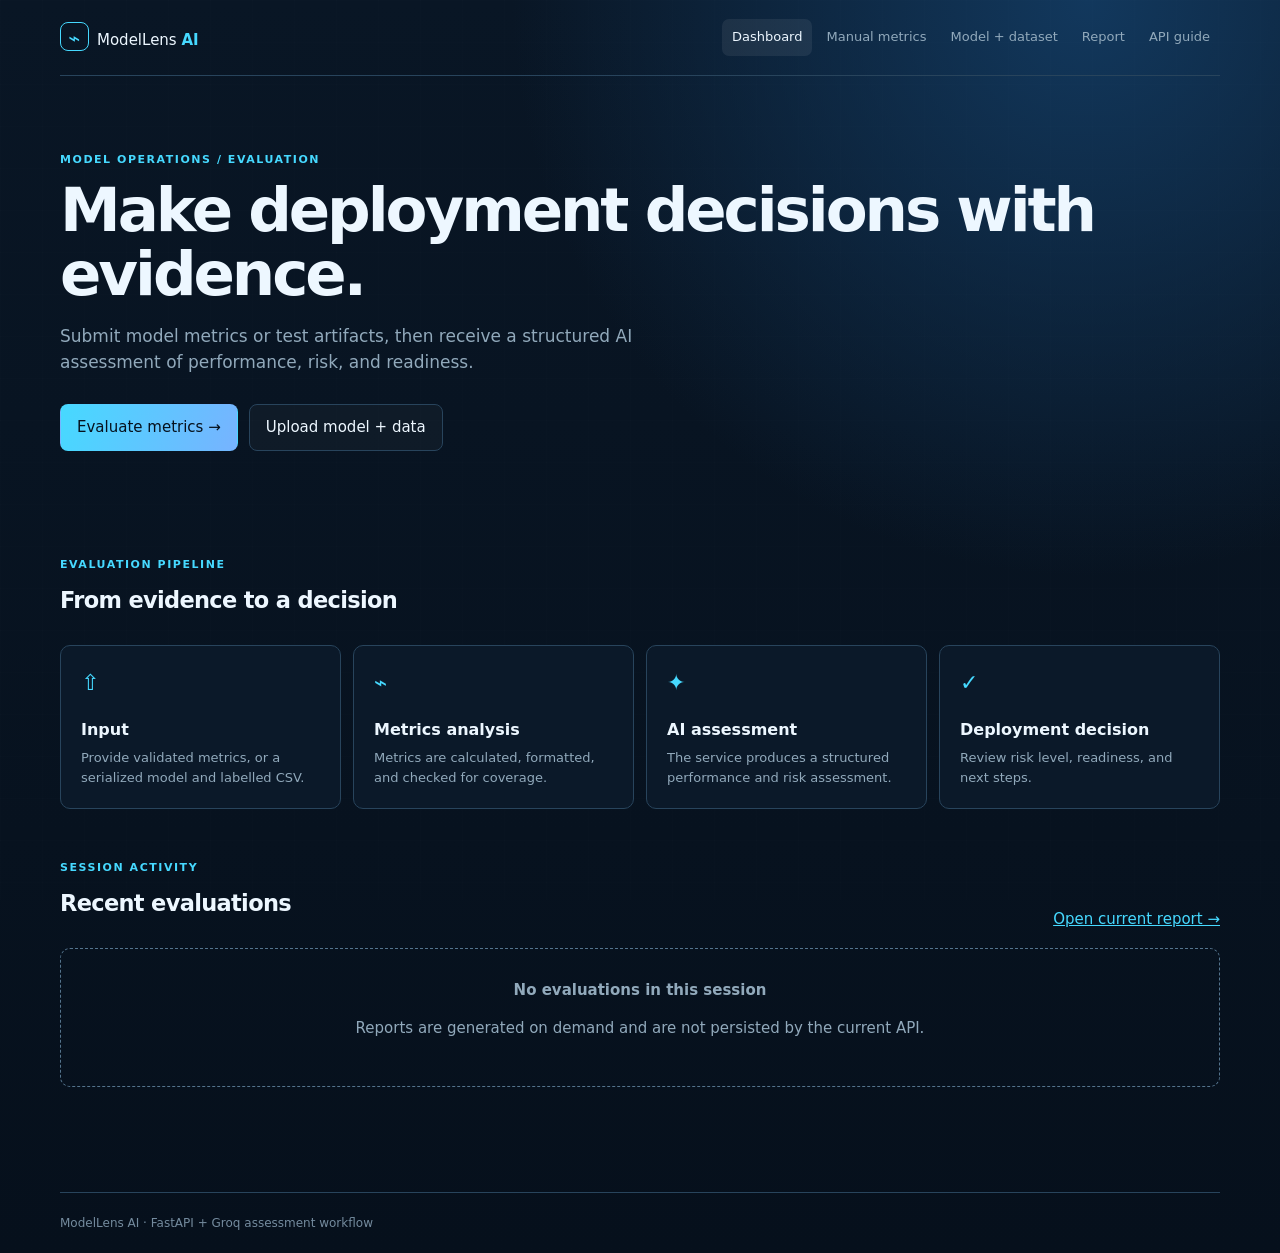
<file: frontend/index.html>
<!doctype html><html lang="en"><head><meta charset="utf-8"><meta name="viewport" content="width=device-width,initial-scale=1"><title>Model Evaluation Reporter</title><link rel="stylesheet" href="assets/styles.css"></head><body data-page="dashboard"><div class="shell"><header class="topbar"><a class="brand" href="index.html"><span class="mark">⌁</span>Model Evaluation <b>Reporter</b></a><nav class="nav"><a href="index.html">Dashboard</a><a href="metrics.html">Manual metrics</a><a href="upload.html">Model + dataset</a><a href="report.html">Report</a><a href="api-guide.html">API guide</a></nav></header><main><section class="hero"><div><p class="eyebrow">MODEL OPERATIONS / EVALUATION</p><h1>Make deployment decisions with evidence.</h1><p class="lede">Submit model metrics or test artifacts, then receive a structured AI assessment of performance, risk, and readiness.</p><div class="buttons"><a class="button primary" href="metrics.html">Evaluate metrics →</a><a class="button secondary" href="upload.html">Upload model + data</a></div></div><aside class="status" aria-live="polite"><p class="eyebrow">SERVICE STATUS</p><div class="status-line"><i id="health-dot" class="dot"></i><strong id="health-title">Checking API</strong></div><p id="health-detail" class="muted">Connecting to the evaluation service…</p><button id="refresh-health" class="text-button">Refresh status</button></aside></section><section class="section"><div class="heading"><div><p class="eyebrow">EVALUATION PIPELINE</p><h2>From evidence to a decision</h2></div></div><div class="workflow"><article><span>⇧</span><h3>Input</h3><p>Provide validated metrics, or a serialized model and labelled CSV.</p></article><article><span>⌁</span><h3>Metrics analysis</h3><p>Metrics are calculated, formatted, and checked for coverage.</p></article><article><span>✦</span><h3>AI assessment</h3><p>The service produces a structured performance and risk assessment.</p></article><article><span>✓</span><h3>Deployment decision</h3><p>Review risk level, readiness, and next steps.</p></article></div></section><section class="section"><div class="heading"><div><p class="eyebrow">SESSION ACTIVITY</p><h2>Recent evaluations</h2></div><a class="link" href="report.html">Open current report →</a></div><div id="recent"></div></section></main><footer>Model Evaluation Reporter · FastAPI + Groq assessment workflow</footer></div><script src="assets/app.js"></script></body></html>
</file>
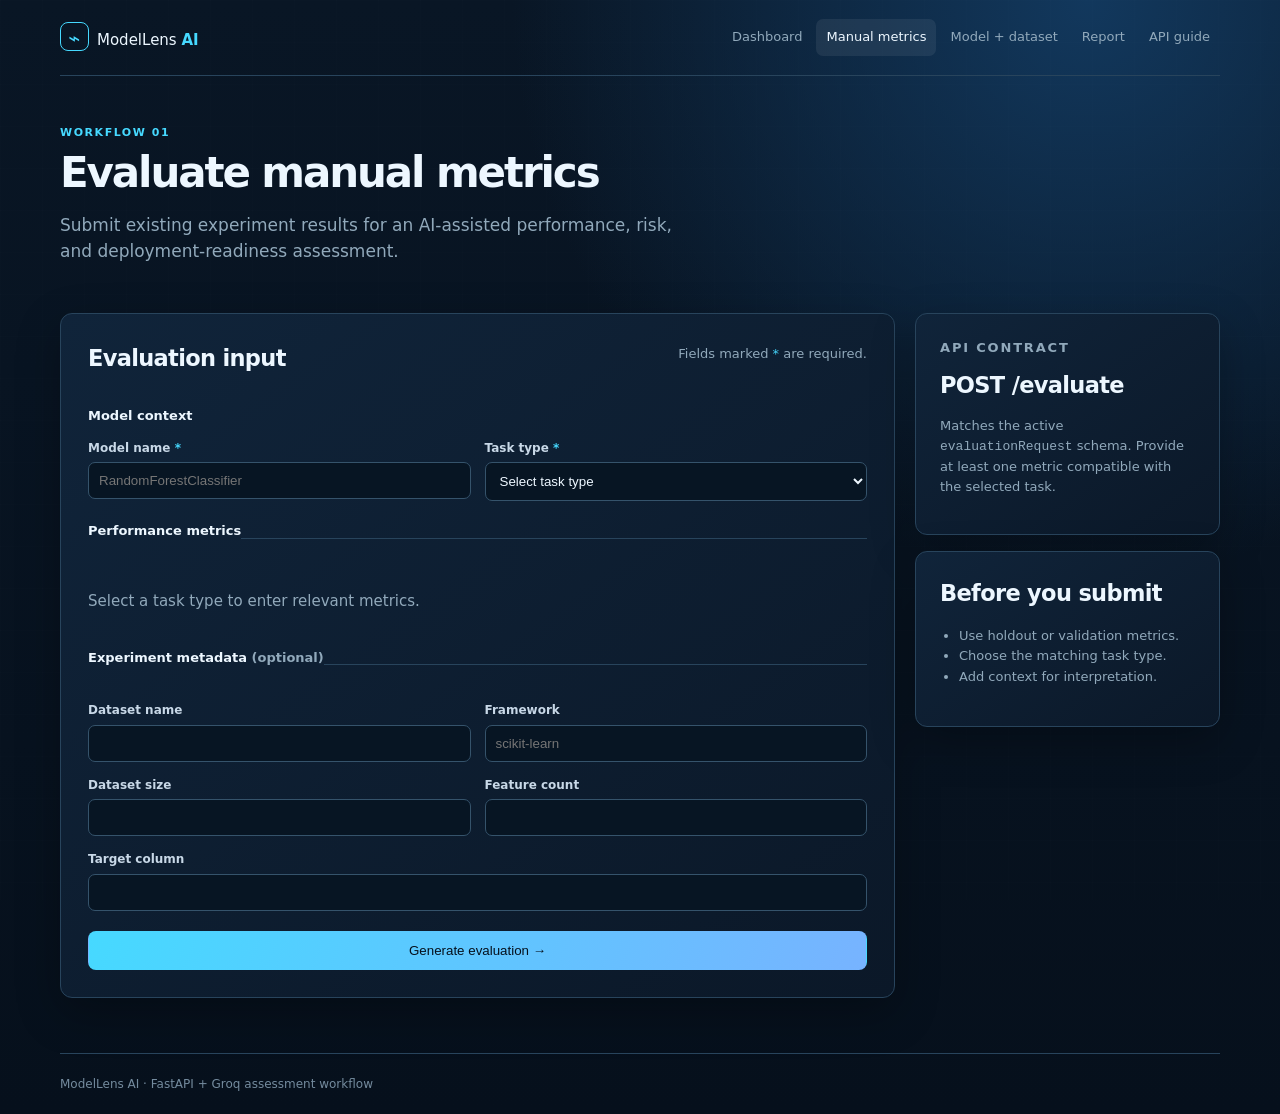
<file: frontend/metrics.html>
<!doctype html><html lang="en"><head><meta charset="utf-8"><meta name="viewport" content="width=device-width,initial-scale=1"><title>Manual Metrics · ModelLens AI</title><link rel="stylesheet" href="assets/styles.css"></head><body data-page="metrics"><div class="shell"><header class="topbar"><a class="brand" href="index.html"><span class="mark">⌁</span>ModelLens <b>AI</b></a><nav class="nav"><a href="index.html">Dashboard</a><a href="metrics.html">Manual metrics</a><a href="upload.html">Model + dataset</a><a href="report.html">Report</a><a href="api-guide.html">API guide</a></nav></header><main><section class="intro"><p class="eyebrow">WORKFLOW 01</p><h1>Evaluate manual metrics</h1><p>Submit existing experiment results for an AI-assisted performance, risk, and deployment-readiness assessment.</p></section><div class="layout"><form id="metrics-dynamic-form" class="panel form-panel" novalidate><div class="form-head"><h2>Evaluation input</h2><p>Fields marked <span class="required">*</span> are required.</p></div><div id="metrics-error" class="alert" hidden aria-live="polite"></div><fieldset><legend>Model context</legend><div class="grid"><label>Model name <span class="required">*</span><input name="model_name" required minlength="1" placeholder="RandomForestClassifier"></label><label>Task type <span class="required">*</span><select id="task-type" name="task_type" required><option value="" selected disabled>Select task type</option><option value="classification">Classification</option><option value="regression">Regression</option></select></label></div></fieldset><fieldset><legend>Performance metrics</legend><p id="metric-helper" class="muted">Select a task type to enter relevant metrics.</p><div id="metric-fields" class="grid metrics" hidden aria-live="polite"></div></fieldset><fieldset><legend>Experiment metadata <span class="muted">(optional)</span></legend><div class="grid"><label>Dataset name<input name="dataset_name"></label><label>Framework<input name="framework" placeholder="scikit-learn"></label><label>Dataset size<input name="dataset_size" type="number" min="1"></label><label>Feature count<input name="feature_count" type="number" min="1"></label><label class="full">Target column<input name="target_column"></label></div></fieldset><button class="button primary" id="metrics-submit" type="submit" style="width:100%">Generate evaluation →</button></form><aside class="side"><section class="panel"><p class="eyebrow">API CONTRACT</p><h2>POST /evaluate</h2><p>Matches the active <code>evaluationRequest</code> schema. Provide at least one metric compatible with the selected task.</p></section><section class="panel"><h2>Before you submit</h2><ul><li>Use holdout or validation metrics.</li><li>Choose the matching task type.</li><li>Add context for interpretation.</li></ul></section></aside></div></main><footer>ModelLens AI · FastAPI + Groq assessment workflow</footer></div><script src="assets/app.js"></script><script src="assets/metrics-behavior.js"></script></body></html>
</file>
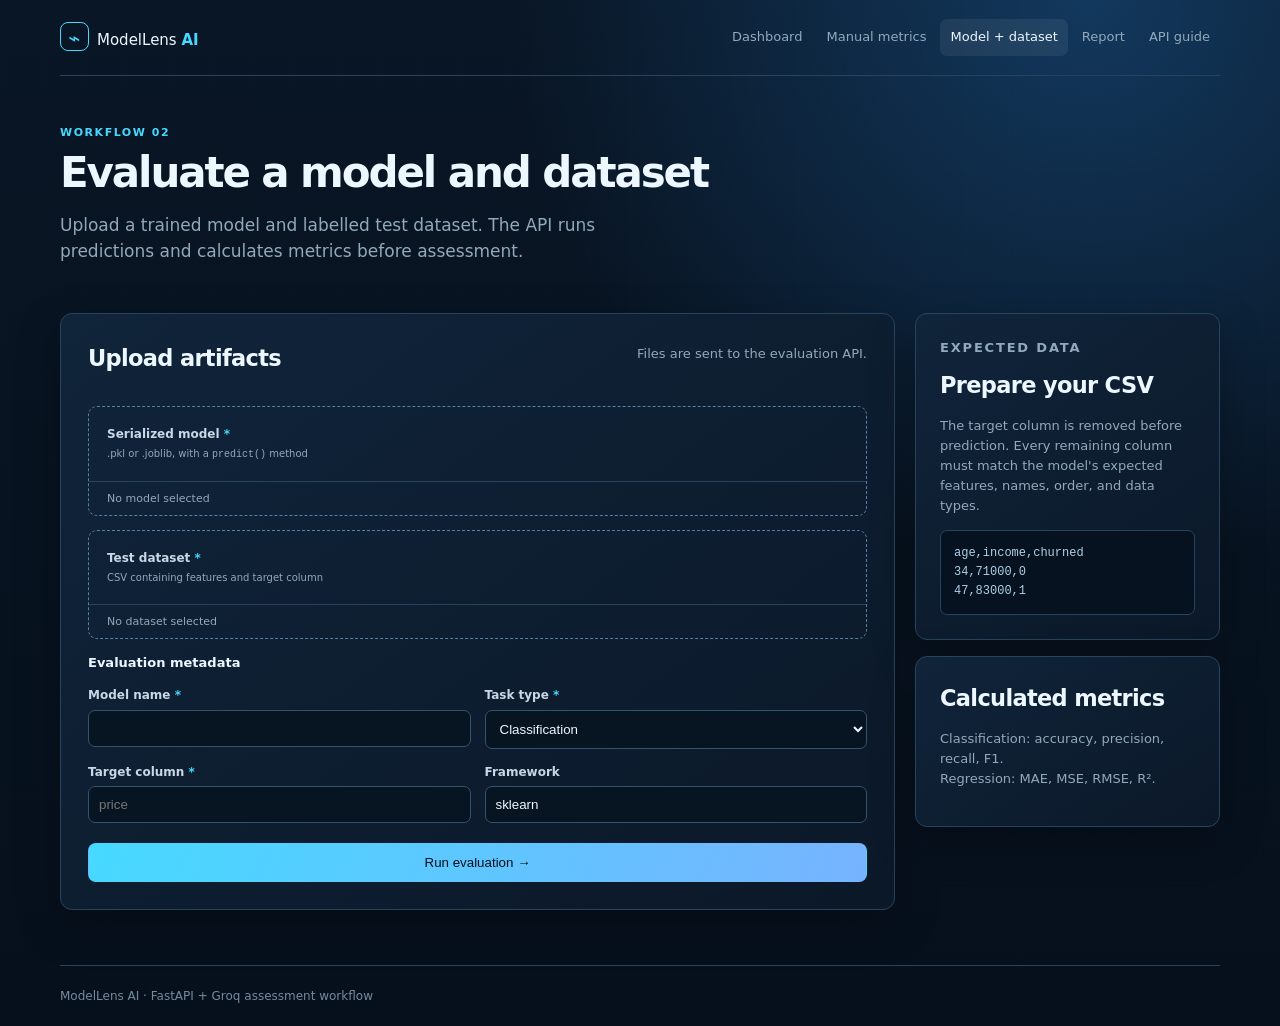
<file: frontend/upload.html>
<!doctype html><html lang="en"><head><meta charset="utf-8"><meta name="viewport" content="width=device-width,initial-scale=1"><title>Model + Dataset · Model Evaluation Reporter</title><link rel="stylesheet" href="assets/styles.css"></head><body data-page="upload"><div class="shell"><header class="topbar"><a class="brand" href="index.html"><span class="mark">⌁</span>Model Evaluation <b>Reporter</b></a><nav class="nav"><a href="index.html">Dashboard</a><a href="metrics.html">Manual metrics</a><a href="upload.html">Model + dataset</a><a href="report.html">Report</a><a href="api-guide.html">API guide</a></nav></header><main><section class="intro"><p class="eyebrow">WORKFLOW 02</p><h1>Evaluate a model and dataset</h1><p>Upload a trained model and labelled test dataset. The API runs predictions and calculates metrics before assessment.</p></section><div class="layout"><form id="upload-form" class="panel form-panel" novalidate><div class="form-head"><h2>Upload artifacts</h2><p>Files are sent to the evaluation API.</p></div><div id="error" class="alert" hidden></div><div class="file"><label>Serialized model <span class="required">*</span><small>.pkl or .joblib, with a <code>predict()</code> method</small><input id="model-file" type="file" accept=".pkl,.joblib" required></label><div id="model-info" class="file-info">No model selected</div></div><div class="file"><label>Test dataset <span class="required">*</span><small>CSV containing features and target column</small><input id="dataset-file" type="file" accept=".csv,text/csv" required></label><div id="dataset-info" class="file-info">No dataset selected</div></div><fieldset><legend>Evaluation metadata</legend><div class="grid"><label>Model name <span class="required">*</span><input name="model_name" required></label><label>Task type <span class="required">*</span><select name="task_type"><option value="classification">Classification</option><option value="regression">Regression</option></select></label><label>Target column <span class="required">*</span><input name="target_column" required placeholder="price"></label><label>Framework<input name="framework" value="sklearn"></label></div></fieldset><button class="button primary" id="submit" type="submit" style="width:100%">Run evaluation →</button></form><aside class="side"><section class="panel"><p class="eyebrow">EXPECTED DATA</p><h2>Prepare your CSV</h2><p>The target column is removed before prediction. Every remaining column must match the model's expected features, names, order, and data types.</p><div class="code">age,income,churned
34,71000,0
47,83000,1</div></section><section class="panel"><h2>Calculated metrics</h2><p>Classification: accuracy, precision, recall, F1.<br>Regression: MAE, MSE, RMSE, R².</p></section></aside></div></main><footer>Model Evaluation Reporter · FastAPI + Groq assessment workflow</footer></div><script src="assets/app.js"></script></body></html>
</file>
<file: frontend/assets/styles.css>
:root{--bg:#07111e;--panel:#0d1c2e;--line:#28445c;--text:#edf7ff;--muted:#91a9bb;--cyan:#46d9ff;--blue:#6790ff;--green:#48d69d;--amber:#f7b84b;--red:#ff7080}*{box-sizing:border-box}body{margin:0;background:radial-gradient(circle at 85% 0,#12385d,transparent 36rem),linear-gradient(#091625,#06101c);color:var(--text);font:15px/1.55 Inter,system-ui,sans-serif;min-height:100vh}body:before{content:"";position:fixed;inset:0;z-index:-1;opacity:.25;background-image:linear-gradient(#ffffff08 1px,transparent 1px),linear-gradient(90deg,#ffffff08 1px,transparent 1px);background-size:42px 42px}.shell{width:min(1160px,calc(100% - 40px));min-height:100vh;margin:auto;display:flex;flex-direction:column}.topbar{display:flex;align-items:center;min-height:76px;gap:25px;border-bottom:1px solid var(--line)}.brand{color:var(--text);text-decoration:none;font-weight:500}.brand b,.eyebrow,.link{color:var(--cyan)}.mark{display:inline-grid;place-items:center;width:29px;height:29px;margin-right:8px;border:1px solid var(--cyan);border-radius:8px;color:var(--cyan);font-size:20px}.nav{margin-left:auto;display:flex;gap:4px}.nav a{color:var(--muted);padding:8px 10px;text-decoration:none;border-radius:7px;font-size:13px}.nav a:hover,.nav a.active{background:#ffffff12;color:var(--text)}main{flex:1}.hero{padding:75px 0 55px;display:grid;grid-template-columns:1.45fr .7fr;gap:56px;align-items:center}.eyebrow{font-size:11px;font-weight:700;letter-spacing:.14em;margin:0 0 10px}h1{font-size:clamp(36px,5vw,61px);line-height:1.05;letter-spacing:-.05em;margin:0}h2{letter-spacing:-.03em;margin:0 0 10px}.lede,.intro>p:last-child{color:var(--muted);font-size:17px;max-width:630px}.buttons{display:flex;gap:11px;flex-wrap:wrap;margin-top:28px}.button{display:inline-flex;align-items:center;justify-content:center;gap:9px;border:1px solid transparent;border-radius:8px;padding:11px 16px;font:600 14px inherit;text-decoration:none;cursor:pointer}.primary{background:linear-gradient(110deg,var(--cyan),#77b3ff);color:#06111d}.secondary{background:#ffffff08;border-color:var(--line);color:var(--text)}.panel,.status{background:linear-gradient(145deg,#10243a,#0b1828);border:1px solid var(--line);border-radius:12px;padding:24px;box-shadow:0 15px 44px #0004}.status-line{display:flex;gap:10px;align-items:center;font-size:18px;margin:15px 0}.dot{width:10px;height:10px;border-radius:50%;background:var(--amber);box-shadow:0 0 0 5px #f7b84b22}.dot.ok{background:var(--green);box-shadow:0 0 0 5px #48d69d22}.dot.bad{background:var(--red);box-shadow:0 0 0 5px #ff708022}.muted{color:var(--muted)}.text-button{border:0;background:none;padding:0;color:var(--cyan);cursor:pointer;font:600 13px inherit}.section{margin:50px 0}.heading{display:flex;justify-content:space-between;align-items:end;margin-bottom:17px}.workflow{display:grid;grid-template-columns:repeat(4,1fr);gap:12px}.workflow article{border:1px solid var(--line);border-radius:10px;padding:20px;background:#0b1929}.workflow span{color:var(--cyan);font-size:22px}.workflow h3{font-size:16px;margin:18px 0 5px}.workflow p{font-size:13px;color:var(--muted);margin:0}.empty{padding:30px;border:1px dashed #54748d;border-radius:10px;text-align:center;color:var(--muted)}.intro{padding:48px 0 31px}.intro h1{font-size:42px}.layout{display:grid;grid-template-columns:minmax(0,1fr) 305px;gap:20px}.form-panel{padding:27px}.form-head{display:flex;justify-content:space-between;gap:15px;margin-bottom:20px}.form-head p{margin:3px 0;color:var(--muted);font-size:13px}fieldset{border:0;border-top:1px solid var(--line);padding:20px 0;margin:0}fieldset:first-of-type{border:0;padding-top:0}legend{font-weight:700;font-size:13px;padding:0 0 13px}.grid{display:grid;grid-template-columns:repeat(2,1fr);gap:14px}.metrics{grid-template-columns:repeat(3,1fr)}label{font-size:12px;font-weight:600;color:#c8d8e7}input,select{width:100%;display:block;background:#071523;border:1px solid #35536b;color:var(--text);border-radius:7px;padding:10px;margin-top:5px;font:14px inherit}input:focus,select:focus{outline:3px solid #46d9ff33;border-color:var(--cyan)}.full{grid-column:1/-1}.required{color:var(--cyan)}.alert{padding:12px;border:1px solid #ff708088;background:#ff708014;color:#ffabb4;border-radius:8px;margin-bottom:17px}.side{display:grid;gap:16px;align-content:start}.side p,.side li{font-size:13px;color:var(--muted)}.side ul{padding-left:19px}.file{border:1px dashed #5682a1;border-radius:9px;margin-bottom:14px}.file label{display:block;padding:18px;cursor:pointer}.file input{display:none}.file small{display:block;color:var(--muted);font-weight:400;margin-top:3px}.file-info{padding:8px 18px;border-top:1px solid var(--line);color:var(--muted);font-size:11px}.code{padding:13px;border:1px solid var(--line);border-radius:7px;background:#06121f;color:#aed0e8;font:12px/1.6 ui-monospace,monospace;white-space:pre-wrap}.report-head{display:flex;justify-content:space-between;align-items:end;border-bottom:1px solid var(--line);padding-bottom:24px;margin-bottom:20px}.report-head h1{font-size:35px}.decision{display:grid;grid-template-columns:1fr 1.3fr;gap:15px;margin-bottom:18px}.decision article{padding:21px;border:1px solid var(--line);border-radius:11px;background:#0d2034}.decision span{font-size:11px;letter-spacing:.1em;color:var(--muted);font-weight:700}.decision strong{display:block;font-size:26px;line-height:1.2;margin-top:9px}.low{color:var(--green)}.medium{color:var(--amber)}.high,.critical{color:var(--red)}.report-grid{display:grid;grid-template-columns:1.25fr .75fr;gap:18px}.report-grid p{color:#c6d7e3}.tiles{display:grid;grid-template-columns:repeat(2,1fr);gap:9px}.tile{border:1px solid var(--line);border-radius:8px;padding:12px;background:#061524}.tile span{display:block;color:var(--muted);font-size:11px}.tile b{font-size:18px}.note{border-left:2px solid var(--amber);padding-left:10px;color:var(--muted)!important;font-size:12px}.recs{padding-left:18px;color:#c6d7e3}.recs li+li{margin-top:8px}.guide-grid{display:grid;grid-template-columns:repeat(2,1fr);gap:18px}.response-fields{display:flex;flex-wrap:wrap;gap:8px}.response-fields code{padding:5px 8px;border:1px solid var(--line);border-radius:6px;color:#b9dcf3;font-size:12px}footer{margin-top:55px;border-top:1px solid var(--line);padding:21px 0;color:#748b9e;font-size:12px}@media(max-width:800px){.shell{width:min(100% - 28px,1160px)}.topbar{flex-wrap:wrap;padding:14px 0}.nav{width:100%;margin:0;overflow:auto}.hero,.layout,.decision,.report-grid{grid-template-columns:1fr}.workflow{grid-template-columns:repeat(2,1fr)}.metrics{grid-template-columns:repeat(2,1fr)}}@media(max-width:480px){.workflow,.grid,.metrics,.guide-grid{grid-template-columns:1fr}.hero{padding:45px 0}.intro h1{font-size:34px}.heading,.form-head,.report-head{align-items:start;flex-direction:column}}
</file>
